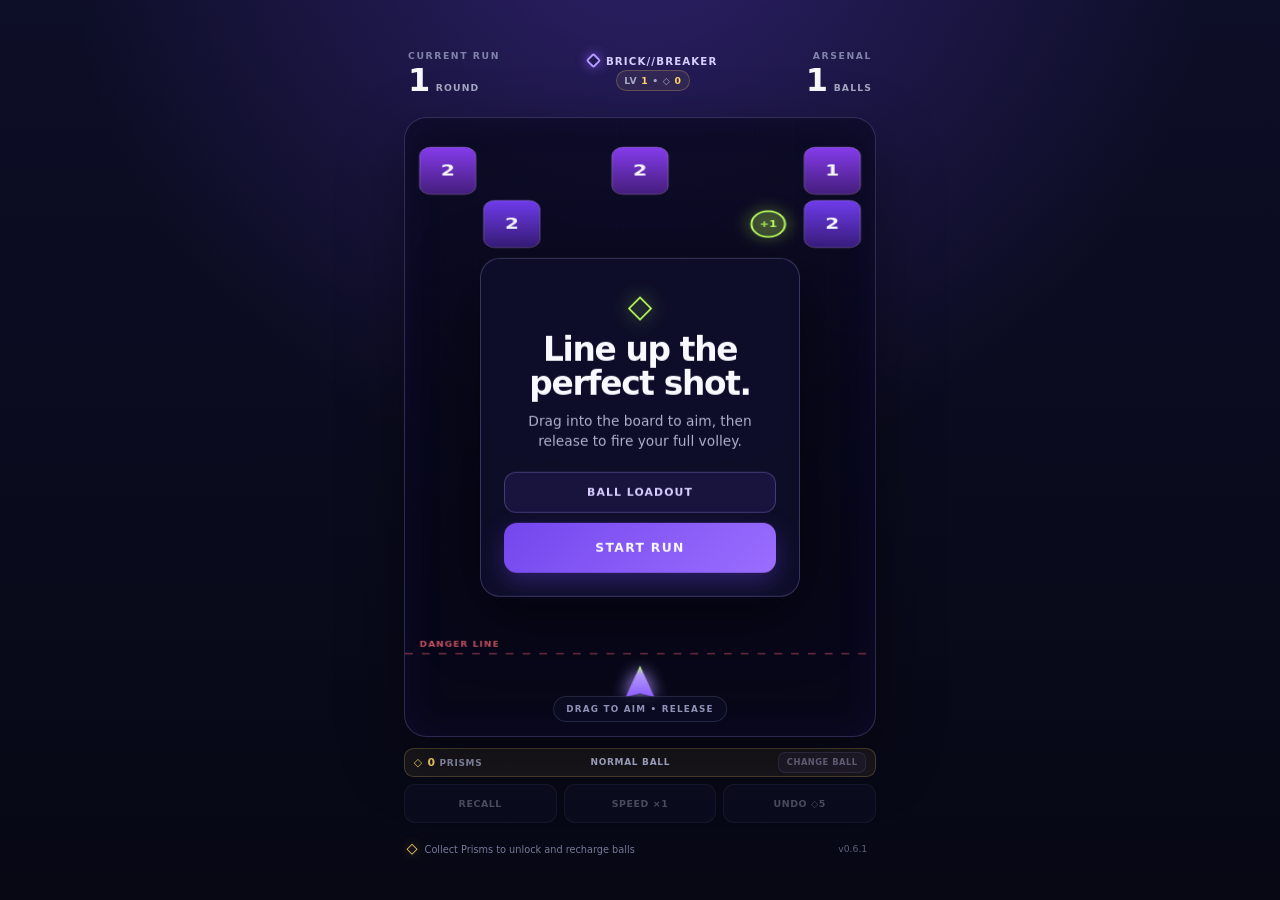
<file: index.html>
<!doctype html>
<html lang="en">
  <head>
    <meta charset="UTF-8" />
    <meta name="viewport" content="width=device-width, initial-scale=1, viewport-fit=cover, user-scalable=no" />
    <meta name="theme-color" content="#08091b" />
    <meta name="description" content="A neon mobile brick-breaker prototype." />
    <title>Brick Breaker Prototype</title>
    <style>
:root {
  color-scheme: dark;
  font-family: Inter, ui-sans-serif, system-ui, -apple-system, BlinkMacSystemFont, "Segoe UI", sans-serif;
  background: #08091b;
  color: #f8f8ff;
  font-synthesis: none;
  --violet: #8c5cff;
  --violet-bright: #b59aff;
  --lime: #bcff5f;
  --cyan: #4fe6ff;
  --coral: #ff6577;
  --panel: rgba(19, 20, 53, 0.86);
}

* {
  box-sizing: border-box;
}

html,
body {
  min-height: 100%;
  margin: 0;
  overscroll-behavior: none;
  background:
    radial-gradient(circle at 50% -10%, rgba(118, 74, 255, 0.3), transparent 36rem),
    linear-gradient(180deg, #0d0e27 0%, #070814 100%);
}

body {
  min-height: 100svh;
  display: grid;
  place-items: center;
  overflow: hidden;
  touch-action: none;
}

button,
input {
  font: inherit;
}

button {
  color: inherit;
}

.app-shell {
  width: min(100%, 31rem);
  height: 100svh;
  max-height: 58rem;
  display: grid;
  grid-template-rows: auto minmax(0, 1fr) auto auto;
  gap: 0.65rem;
  padding: max(0.7rem, env(safe-area-inset-top)) 0.75rem max(0.65rem, env(safe-area-inset-bottom));
}

.topbar,
.footer-bar {
  display: flex;
  align-items: center;
  justify-content: space-between;
}

.topbar {
  min-height: 4.3rem;
  padding: 0 0.25rem;
}

.eyebrow {
  margin: 0 0 0.18rem;
  color: #7f83aa;
  font-size: 0.58rem;
  font-weight: 800;
  letter-spacing: 0.17em;
}

.stat {
  display: flex;
  align-items: baseline;
  gap: 0.35rem;
  margin: 0;
}

.stat span {
  font-size: clamp(1.45rem, 7vw, 2rem);
  font-weight: 900;
  line-height: 1;
}

.stat small {
  color: #a6a7c2;
  font-size: 0.58rem;
  font-weight: 750;
  letter-spacing: 0.12em;
}

.align-right {
  text-align: right;
}

.align-right .stat {
  justify-content: flex-end;
}

.brand {
  display: flex;
  align-items: center;
  gap: 0.42rem;
  color: #d7ceff;
  font-size: 0.64rem;
  font-weight: 900;
  letter-spacing: 0.11em;
}

.brand-stack {
  display: grid;
  justify-items: center;
  gap: 0.24rem;
}

.profile-mini {
  padding: 0.22rem 0.48rem;
  border: 1px solid rgba(255, 215, 106, 0.24);
  border-radius: 999px;
  background: rgba(255, 215, 106, 0.07);
  color: #a7aac6;
  font-size: 0.58rem;
  font-weight: 800;
  letter-spacing: 0.07em;
}

.profile-mini b {
  color: #ffd76a;
}

.brand-mark {
  width: 0.68rem;
  height: 0.68rem;
  transform: rotate(45deg);
  border: 2px solid var(--violet-bright);
  border-radius: 0.14rem;
  box-shadow: 0 0 12px rgba(140, 92, 255, 0.8);
}

.game-frame {
  position: relative;
  min-height: 0;
  overflow: hidden;
  border: 1px solid rgba(167, 149, 255, 0.24);
  border-radius: 1.4rem;
  background: rgba(7, 8, 25, 0.72);
  box-shadow:
    0 1.4rem 4rem rgba(0, 0, 0, 0.38),
    inset 0 0 2.5rem rgba(85, 52, 190, 0.1);
  isolation: isolate;
}

.game-frame::before {
  content: "";
  position: absolute;
  inset: 0;
  z-index: -1;
  opacity: 0.22;
  background-image:
    linear-gradient(rgba(118, 120, 177, 0.12) 1px, transparent 1px),
    linear-gradient(90deg, rgba(118, 120, 177, 0.12) 1px, transparent 1px);
  background-size: 2.2rem 2.2rem;
  mask-image: linear-gradient(to bottom, black, transparent 82%);
}

#game-canvas {
  width: 100%;
  height: 100%;
  display: block;
  touch-action: none;
}

.overlay-card {
  position: absolute;
  top: 50%;
  left: 50%;
  width: min(84%, 20rem);
  transform: translate(-50%, -50%);
  padding: 1.65rem 1.45rem 1.45rem;
  text-align: center;
  border: 1px solid rgba(188, 176, 255, 0.25);
  border-radius: 1.25rem;
  background: rgba(14, 15, 42, 0.93);
  box-shadow: 0 1.2rem 4rem rgba(0, 0, 0, 0.55);
  backdrop-filter: blur(14px);
  transition: opacity 180ms ease, transform 180ms ease;
}

.overlay-card.hidden {
  pointer-events: none;
  opacity: 0;
  transform: translate(-50%, -46%) scale(0.96);
}

.overlay-card h1,
.overlay-card h2 {
  margin: 0.45rem 0 0.55rem;
  font-size: clamp(1.45rem, 7vw, 2.05rem);
  line-height: 1.05;
  letter-spacing: -0.04em;
}

.overlay-card p:not(.eyebrow) {
  margin: 0 auto 1.25rem;
  color: #aeb0cd;
  font-size: 0.86rem;
  line-height: 1.5;
}

.card-icon {
  display: grid;
  width: 2.5rem;
  height: 2.5rem;
  margin: 0 auto;
  place-items: center;
  color: var(--lime);
  font-size: 2rem;
  text-shadow: 0 0 18px rgba(188, 255, 95, 0.85);
}

.card-icon.danger {
  color: var(--coral);
  text-shadow: 0 0 18px rgba(255, 101, 119, 0.8);
}

.reward-panel {
  display: grid;
  grid-template-columns: 1fr 1fr;
  gap: 0.55rem;
  margin: 0.95rem 0 0.75rem;
}

.reward-panel span {
  padding: 0.65rem 0.4rem;
  border: 1px solid rgba(181, 154, 255, 0.18);
  border-radius: 0.7rem;
  background: rgba(8, 9, 27, 0.58);
  color: #989bb9;
  font-size: 0.62rem;
  font-weight: 800;
  letter-spacing: 0.08em;
}

.reward-panel b {
  color: var(--lime);
  font-size: 0.92rem;
}

.level-up-message {
  min-height: 1rem;
  margin-bottom: 0.8rem;
  color: var(--cyan);
  font-size: 0.68rem;
  font-weight: 900;
  letter-spacing: 0.1em;
}

.primary-button {
  width: 100%;
  min-height: 3.1rem;
  padding: 0.8rem 1rem;
  border: 0;
  border-radius: 0.82rem;
  background: linear-gradient(135deg, #7447ee, #9b6eff);
  box-shadow: 0 0.6rem 1.5rem rgba(107, 66, 226, 0.34);
  font-size: 0.77rem;
  font-weight: 900;
  letter-spacing: 0.11em;
  cursor: pointer;
}

.primary-button:active {
  transform: translateY(1px);
}

.secondary-button {
  width: 100%;
  min-height: 2.55rem;
  margin: 0 0 0.65rem;
  border: 1px solid rgba(181, 154, 255, 0.28);
  border-radius: 0.75rem;
  background: rgba(140, 92, 255, 0.1);
  color: #d7ceff;
  font-size: 0.68rem;
  font-weight: 900;
  letter-spacing: 0.1em;
  cursor: pointer;
}

.game-controls {
  display: grid;
  grid-template-columns: repeat(3, 1fr);
  gap: 0.45rem;
}

.prism-wallet {
  grid-column: 1 / -1;
  display: flex;
  align-items: center;
  gap: 0.5rem;
  min-height: 1.55rem;
  padding: 0.18rem 0.55rem;
  border: 1px solid rgba(255, 215, 106, 0.22);
  border-radius: 0.6rem;
  background: rgba(255, 215, 106, 0.07);
  color: #9295b3;
  font-size: 0.56rem;
  font-weight: 800;
  letter-spacing: 0.08em;
}

.prism-wallet b {
  color: #ffd76a;
  font-size: 0.68rem;
}

.active-ball-status {
  flex: 1;
  color: #b9bce0;
  text-align: center;
}

.change-ball-button {
  padding: 0.3rem 0.48rem;
  border: 1px solid rgba(181, 154, 255, 0.32);
  border-radius: 0.45rem;
  background: rgba(140, 92, 255, 0.14);
  color: #d7ceff;
  font-size: 0.52rem;
  font-weight: 900;
  letter-spacing: 0.06em;
  cursor: pointer;
}

.change-ball-button:disabled {
  cursor: default;
  opacity: 0.38;
}

.control-button {
  min-height: 2.45rem;
  padding: 0.45rem 0.25rem;
  border: 1px solid rgba(167, 149, 255, 0.22);
  border-radius: 0.7rem;
  background: rgba(18, 19, 47, 0.86);
  color: #c5c7df;
  font-size: 0.59rem;
  font-weight: 900;
  letter-spacing: 0.06em;
  cursor: pointer;
}

.control-button:disabled {
  cursor: default;
  opacity: 0.35;
}

.control-button.active {
  border-color: rgba(188, 255, 95, 0.48);
  color: var(--lime);
}

.status-pill {
  position: absolute;
  left: 50%;
  bottom: 0.9rem;
  transform: translateX(-50%);
  padding: 0.42rem 0.75rem;
  white-space: nowrap;
  border: 1px solid rgba(155, 159, 205, 0.18);
  border-radius: 999px;
  background: rgba(13, 14, 37, 0.76);
  color: #8f92b5;
  font-size: 0.55rem;
  font-weight: 800;
  letter-spacing: 0.14em;
  pointer-events: none;
  transition: opacity 160ms ease;
}

.footer-bar {
  min-height: 1.8rem;
  padding: 0 0.15rem;
  color: #767998;
  font-size: 0.61rem;
}

.footer-bar p {
  margin: 0;
}

.pickup-dot {
  display: inline-block;
  margin-right: 0.25rem;
  color: #ffd76a;
  font-size: 0.9rem;
  font-weight: 900;
  filter: drop-shadow(0 0 5px rgba(255, 215, 106, 0.55));
}

.version-button,
.icon-button {
  border: 0;
  background: transparent;
  cursor: pointer;
}

.version-button {
  padding: 0.4rem;
  color: #5f627e;
  font-size: 0.58rem;
}

.test-dialog {
  width: min(calc(100% - 2rem), 22rem);
  padding: 0;
  border: 1px solid rgba(181, 154, 255, 0.3);
  border-radius: 1.25rem;
  background: #12132f;
  color: #f8f8ff;
  box-shadow: 0 2rem 6rem rgba(0, 0, 0, 0.66);
}

.loadout-list {
  display: grid;
  gap: 0.55rem;
}

.loadout-option {
  display: grid;
  grid-template-columns: 2rem 1fr auto;
  align-items: center;
  gap: 0.65rem;
  padding: 0.7rem;
  border: 1px solid rgba(167, 149, 255, 0.18);
  border-radius: 0.75rem;
  background: #0b0c23;
  text-align: left;
  cursor: pointer;
}

.loadout-option.selected {
  border-color: var(--lime);
  box-shadow: inset 0 0 0 1px rgba(188, 255, 95, 0.25);
}

.loadout-icon {
  display: grid;
  width: 2rem;
  height: 2rem;
  place-items: center;
  border-radius: 50%;
  background: rgba(79, 230, 255, 0.12);
  color: var(--cyan);
  font-weight: 900;
}

.loadout-copy strong,
.loadout-copy small {
  display: block;
}

.loadout-copy strong {
  font-size: 0.72rem;
}

.loadout-copy small,
.loadout-price {
  color: #7f83aa;
  font-size: 0.57rem;
}

.loadout-price {
  font-weight: 900;
}

.loadout-status {
  min-height: 1rem;
  margin: 0;
  color: var(--lime);
  font-size: 0.62rem;
  text-align: center;
}

.loadout-note {
  margin: -0.25rem 0 0;
  color: #8f92b5;
  font-size: 0.61rem;
  line-height: 1.45;
}

.test-dialog::backdrop {
  background: rgba(4, 5, 15, 0.76);
  backdrop-filter: blur(5px);
}

.test-dialog form {
  display: grid;
  gap: 1rem;
  padding: 1.35rem;
}

.dialog-heading {
  display: flex;
  align-items: flex-start;
  justify-content: space-between;
}

.dialog-heading h2 {
  margin: 0;
  font-size: 1.45rem;
}

.icon-button {
  color: #8d90ad;
  font-size: 1.5rem;
}

.test-dialog label {
  display: grid;
  gap: 0.45rem;
  color: #9fa2c0;
  font-size: 0.72rem;
  font-weight: 750;
}

.test-dialog input {
  width: 100%;
  padding: 0.8rem;
  border: 1px solid rgba(167, 149, 255, 0.2);
  border-radius: 0.7rem;
  outline: none;
  background: #0b0c23;
  color: white;
}

.test-dialog input:focus {
  border-color: var(--violet);
  box-shadow: 0 0 0 3px rgba(140, 92, 255, 0.15);
}

.test-toggle {
  display: flex !important;
  grid-template-columns: none !important;
  align-items: center;
  gap: 0.65rem !important;
}

.test-toggle input {
  width: 1.05rem;
  height: 1.05rem;
  accent-color: var(--violet);
}

@media (min-width: 40rem) and (min-height: 50rem) {
  .app-shell {
    height: min(94svh, 58rem);
  }
}

@media (max-height: 42rem) {
  .app-shell {
    gap: 0.35rem;
    padding-block: 0.35rem;
  }

  .topbar {
    min-height: 3.1rem;
  }

  .footer-bar {
    display: none;
  }
}

    </style>
  </head>
  <body>
    <main class="app-shell">
      <header class="topbar">
        <div>
          <p class="eyebrow">CURRENT RUN</p>
          <p class="stat"><span id="round-value">1</span><small>ROUND</small></p>
        </div>
        <div class="brand-stack">
          <div class="brand" aria-label="Brick Breaker prototype">
            <span class="brand-mark"></span>
            <span>BRICK//BREAKER</span>
          </div>
          <div class="profile-mini">LV <b id="player-level">1</b> • ◇ <b id="prism-value">0</b></div>
        </div>
        <div class="align-right">
          <p class="eyebrow">ARSENAL</p>
          <p class="stat"><span id="ball-value">1</span><small>BALLS</small></p>
        </div>
      </header>

      <section class="game-frame" aria-label="Game board">
        <canvas id="game-canvas" width="420" height="720"></canvas>

        <div id="start-card" class="overlay-card">
          <span class="card-icon">◇</span>
          <h1>Line up the perfect shot.</h1>
          <p>Drag into the board to aim, then release to fire your full volley.</p>
          <button id="loadout-button" class="secondary-button">BALL LOADOUT</button>
          <button id="start-button" class="primary-button">START RUN</button>
        </div>

        <div id="game-over-card" class="overlay-card hidden">
          <span class="card-icon danger">×</span>
          <p class="eyebrow">RUN OVER</p>
          <h2>Round <span id="final-round">1</span></h2>
          <p>The advancing bricks reached your line.</p>
          <div class="reward-panel">
            <span>+<b id="earned-xp">0</b> XP</span>
            <span>+<b id="earned-prisms">0</b> PRISMS</span>
          </div>
          <div id="level-up-message" class="level-up-message"></div>
          <button id="game-over-loadout-button" class="secondary-button">BALL LOADOUT</button>
          <button id="restart-button" class="primary-button">TRY AGAIN</button>
        </div>

        <div id="status-pill" class="status-pill">DRAG TO AIM • RELEASE</div>
      </section>

      <div class="game-controls" aria-label="Volley controls">
        <div class="prism-wallet">
          <span><b>◇ <span id="control-prism-value">0</span></b> PRISMS</span>
          <span id="active-ball-status" class="active-ball-status">NORMAL BALL</span>
          <button id="ingame-loadout-button" class="change-ball-button" type="button">CHANGE BALL</button>
        </div>
        <button id="recall-button" class="control-button" disabled>RECALL</button>
        <button id="speed-button" class="control-button" disabled>SPEED ×1</button>
        <button id="undo-button" class="control-button" disabled>UNDO ◇5</button>
      </div>

      <footer class="footer-bar">
        <p><span class="pickup-dot">◇</span> Collect Prisms to unlock and recharge balls</p>
        <button id="version-button" class="version-button" aria-label="Version 0.6.1">v0.6.1</button>
      </footer>
    </main>

    <dialog id="test-dialog" class="test-dialog">
      <form method="dialog">
        <div class="dialog-heading">
          <div>
            <p class="eyebrow">HIDDEN TOOL</p>
            <h2>Test Mode</h2>
          </div>
          <button class="icon-button" value="cancel" aria-label="Close test mode">×</button>
        </div>
        <label>
          Starting round
          <input id="test-round" type="number" min="1" max="100" value="1" />
        </label>
        <label>
          Starting balls
          <input id="test-balls" type="number" min="1" max="100" value="1" />
        </label>
        <label class="test-toggle">
          <input id="test-powerups" type="checkbox" />
          Start with every power-up and hazard
        </label>
        <button id="apply-test-button" class="primary-button" value="default">APPLY &amp; RESTART</button>
      </form>
    </dialog>

    <dialog id="loadout-dialog" class="test-dialog">
      <form method="dialog">
        <div class="dialog-heading">
          <div>
            <p class="eyebrow">SPECIAL BALL</p>
            <h2>Loadout</h2>
          </div>
          <button id="close-loadout-button" class="icon-button" type="button" aria-label="Close loadout">×</button>
        </div>
        <div class="loadout-list">
          <button class="loadout-option" type="button" data-ball-type="normal">
            <span class="loadout-icon">●</span><span class="loadout-copy"><strong>Normal</strong><small>Reliable standard ball</small></span><span class="loadout-price">OWNED</span>
          </button>
          <button class="loadout-option" type="button" data-ball-type="ghost">
            <span class="loadout-icon">◌</span><span class="loadout-copy"><strong>Ghost</strong><small>Passes through its first brick group</small></span><span class="loadout-price">◇40</span>
          </button>
          <button class="loadout-option" type="button" data-ball-type="wrecking">
            <span class="loadout-icon">◆</span><span class="loadout-copy"><strong>Wrecking</strong><small>Erases the first brick it meets</small></span><span class="loadout-price">◇60</span>
          </button>
          <button class="loadout-option" type="button" data-ball-type="blast">
            <span class="loadout-icon">✦</span><span class="loadout-copy"><strong>Blast</strong><small>Damages neighbouring bricks once</small></span><span class="loadout-price">◇75</span>
          </button>
        </div>
        <p class="loadout-note">Unlocks are permanent. A special activation lasts for three shots, then reverts to Normal. Recharging an owned special costs ◇5.</p>
        <p id="loadout-status" class="loadout-status"></p>
      </form>
    </dialog>

    <script>
"use strict";

const canvas = document.querySelector("#game-canvas");
const ctx = canvas.getContext("2d");
const roundValue = document.querySelector("#round-value");
const ballValue = document.querySelector("#ball-value");
const startCard = document.querySelector("#start-card");
const gameOverCard = document.querySelector("#game-over-card");
const finalRound = document.querySelector("#final-round");
const playerLevel = document.querySelector("#player-level");
const prismValue = document.querySelector("#prism-value");
const controlPrismValue = document.querySelector("#control-prism-value");
const earnedXp = document.querySelector("#earned-xp");
const earnedPrisms = document.querySelector("#earned-prisms");
const levelUpMessage = document.querySelector("#level-up-message");
const recallButton = document.querySelector("#recall-button");
const speedButton = document.querySelector("#speed-button");
const undoButton = document.querySelector("#undo-button");
const ingameLoadoutButton = document.querySelector("#ingame-loadout-button");
const activeBallStatus = document.querySelector("#active-ball-status");
const loadoutDialog = document.querySelector("#loadout-dialog");
const closeLoadoutButton = document.querySelector("#close-loadout-button");
const loadoutStatus = document.querySelector("#loadout-status");
const statusPill = document.querySelector("#status-pill");
const testDialog = document.querySelector("#test-dialog");
const testRound = document.querySelector("#test-round");
const testBalls = document.querySelector("#test-balls");
const testPowerups = document.querySelector("#test-powerups");
const loadoutOptions = [...document.querySelectorAll("[data-ball-type]")];

const WORLD = { width: 420, height: 720 };
const SETTINGS = {
  columns: 7,
  sidePadding: 13,
  topPadding: 34,
  rowHeight: 62,
  brickGap: 7,
  brickRadius: 10,
  ballRadius: 5,
  ballSpeed: 520,
  launchInterval: 0.075,
  dangerY: 624,
  launcherY: 663,
  minAimY: 590,
  maxDelta: 1 / 30,
};

const PALETTE = {
  background: "#08091b",
  violet: "#8c5cff",
  brightViolet: "#b59aff",
  lime: "#bcff5f",
  cyan: "#4fe6ff",
  coral: "#ff6577",
  text: "#f8f8ff",
  muted: "#777b9e",
};

const SAVE_KEY = "brick-breaker-progress-v1";
const UNDO_COST = 5;
const SPECIAL_DURATION = 3;
const RECHARGE_COST = 5;
const DEFAULT_SPEED_MULTIPLIER = 2;
const FAST_SPEED_MULTIPLIER = 3;
const BALL_COSTS = { normal: 0, ghost: 40, wrecking: 60, blast: 75 };

function loadProgress() {
  try {
    const saved = JSON.parse(localStorage.getItem(SAVE_KEY));
    if (!saved || typeof saved !== "object") throw new Error("No valid save");
    const unlockedBalls = Array.isArray(saved.unlockedBalls)
      ? [...new Set(["normal", ...saved.unlockedBalls.filter((type) => type in BALL_COSTS)])]
      : ["normal"];
    const legacyEquippedBall = unlockedBalls.includes(saved.equippedBall) ? saved.equippedBall : "normal";
    const activeBallType = unlockedBalls.includes(saved.activeBallType)
      ? saved.activeBallType
      : legacyEquippedBall;
    const savedShots = Number.parseInt(saved.specialShotsRemaining, 10);
    const specialShotsRemaining = activeBallType === "normal"
      ? 0
      : Math.max(1, Math.min(SPECIAL_DURATION, savedShots || SPECIAL_DURATION));
    return {
      level: Math.max(1, Number.parseInt(saved.level, 10) || 1),
      xp: Math.max(0, Number.parseInt(saved.xp, 10) || 0),
      prisms: Math.max(0, Number.parseInt(saved.prisms, 10) || 0),
      unlockedBalls,
      equippedBall: "normal",
      activeBallType,
      specialShotsRemaining,
    };
  } catch {
    return {
      level: 1,
      xp: 0,
      prisms: 0,
      unlockedBalls: ["normal"],
      equippedBall: "normal",
      activeBallType: "normal",
      specialShotsRemaining: 0,
    };
  }
}

const profile = loadProgress();

const game = {
  state: "intro",
  round: 1,
  ballCount: 1,
  launcherX: WORLD.width / 2,
  aim: { x: 0, y: -1 },
  bricks: [],
  pickups: [],
  balls: [],
  particles: [],
  effects: [],
  pointer: null,
  launchQueue: 0,
  launchTimer: 0,
  volleySize: 0,
  lastTime: performance.now(),
  screenShake: 0,
  testStartRound: 1,
  testStartBalls: 1,
  testWithPowerups: false,
  nextBrickId: 1,
  nextPickupId: 1,
  rowsSinceExtraBall: 0,
  rowsSincePrism: 0,
  bricksDestroyed: 0,
  rewardsAwarded: false,
  speedMultiplier: DEFAULT_SPEED_MULTIPLIER,
  shotSnapshot: null,
  launchedThisVolley: 0,
  activeBallType: profile.activeBallType,
  specialShotsRemaining: profile.specialShotsRemaining,
  volleySpecialType: "normal",
  boardClearCelebrated: false,
  boardClearFlash: 0,
  transitionTimer: null,
};

function clamp(value, min, max) {
  return Math.max(min, Math.min(max, value));
}

function randomInt(min, max) {
  return Math.floor(Math.random() * (max - min + 1)) + min;
}

function brickWidth() {
  return (WORLD.width - SETTINGS.sidePadding * 2 - SETTINGS.brickGap * (SETTINGS.columns - 1)) / SETTINGS.columns;
}

function cellX(column) {
  return SETTINGS.sidePadding + column * (brickWidth() + SETTINGS.brickGap);
}

function updateHud() {
  roundValue.textContent = game.round;
  ballValue.textContent = game.ballCount;
}

function updateProfileHud() {
  playerLevel.textContent = profile.level;
  prismValue.textContent = profile.prisms;
  controlPrismValue.textContent = profile.prisms;
  activeBallStatus.textContent = game.activeBallType === "normal"
    ? "NORMAL BALL"
    : `${game.activeBallType.toUpperCase()} • ${game.specialShotsRemaining} LEFT`;
}

function xpForLevel(level) {
  return 100 + (level - 1) * 50;
}

function saveProgress() {
  try {
    localStorage.setItem(SAVE_KEY, JSON.stringify(profile));
  } catch {
    // Progress remains available for this session if storage is unavailable.
  }
}

function syncActiveBallProgress() {
  profile.activeBallType = game.activeBallType;
  profile.specialShotsRemaining = game.specialShotsRemaining;
  profile.equippedBall = "normal";
}

function renderLoadout() {
  for (const option of loadoutOptions) {
    const type = option.dataset.ballType;
    const owned = profile.unlockedBalls.includes(type);
    const selected = game.activeBallType === type;
    option.classList.toggle("selected", selected);
    const price = option.querySelector(".loadout-price");
    if (type === "normal") price.textContent = selected ? "ACTIVE" : "FREE";
    else if (selected) price.textContent = `${game.specialShotsRemaining} SHOTS`;
    else price.textContent = owned ? `RECHARGE ◇${RECHARGE_COST}` : `UNLOCK ◇${BALL_COSTS[type]}`;
  }
}

function selectBallType(type) {
  if (!(type in BALL_COSTS)) return;
  if (type === "normal") {
    game.activeBallType = "normal";
    game.specialShotsRemaining = 0;
    game.volleySpecialType = "normal";
    syncActiveBallProgress();
    loadoutStatus.textContent = "NORMAL BALL EQUIPPED";
    saveProgress();
    updateProfileHud();
    renderLoadout();
    return;
  }

  const owned = profile.unlockedBalls.includes(type);
  if (!owned) {
    const cost = BALL_COSTS[type];
    if (profile.prisms < cost) {
      loadoutStatus.textContent = `YOU NEED ${cost - profile.prisms} MORE PRISMS`;
      return;
    }
    profile.prisms -= cost;
    profile.unlockedBalls.push(type);
    loadoutStatus.textContent = `${type.toUpperCase()} UNLOCKED • 3 SHOTS READY`;
  } else if (game.activeBallType === type && game.specialShotsRemaining > 0) {
    loadoutStatus.textContent = `${type.toUpperCase()} ALREADY HAS ${game.specialShotsRemaining} SHOTS`;
    return;
  } else {
    if (profile.prisms < RECHARGE_COST) {
      loadoutStatus.textContent = `YOU NEED ${RECHARGE_COST - profile.prisms} MORE PRISMS TO RECHARGE`;
      return;
    }
    profile.prisms -= RECHARGE_COST;
    loadoutStatus.textContent = `${type.toUpperCase()} RECHARGED • 3 SHOTS READY`;
  }
  game.activeBallType = type;
  game.specialShotsRemaining = SPECIAL_DURATION;
  syncActiveBallProgress();
  saveProgress();
  updateProfileHud();
  renderLoadout();
}

function volleyIsActive() {
  return game.state === "launching" || game.state === "playing";
}

function updateControlButtons() {
  const active = volleyIsActive();
  recallButton.disabled = !active;
  speedButton.disabled = !active;
  const displayedSpeed = game.speedMultiplier === FAST_SPEED_MULTIPLIER ? 2 : 1;
  speedButton.textContent = `SPEED ×${displayedSpeed}`;
  speedButton.classList.toggle("active", displayedSpeed === 2);
  undoButton.disabled = !game.shotSnapshot || profile.prisms < UNDO_COST || game.state === "transition" || game.state === "gameover";
  ingameLoadoutButton.disabled = active || game.state === "transition" || game.state === "intro" || game.state === "gameover";
}

function takeShotSnapshot() {
  game.shotSnapshot = {
    round: game.round,
    ballCount: game.ballCount,
    launcherX: game.launcherX,
    bricks: game.bricks.map((brick) => ({ ...brick })),
    pickups: game.pickups.map((pickup) => ({ ...pickup })),
    rowsSinceExtraBall: game.rowsSinceExtraBall,
    rowsSincePrism: game.rowsSincePrism,
    nextBrickId: game.nextBrickId,
    nextPickupId: game.nextPickupId,
    bricksDestroyed: game.bricksDestroyed,
    activeBallType: game.activeBallType,
    specialShotsRemaining: game.specialShotsRemaining,
    boardClearCelebrated: game.boardClearCelebrated,
    unlockedBalls: [...profile.unlockedBalls],
    prisms: profile.prisms,
  };
}

function undoShot() {
  const snapshot = game.shotSnapshot;
  if (!snapshot || profile.prisms < UNDO_COST || game.state === "transition" || game.state === "gameover") return;
  if (game.transitionTimer) window.clearTimeout(game.transitionTimer);
  game.transitionTimer = null;
  game.round = snapshot.round;
  game.ballCount = snapshot.ballCount;
  game.launcherX = snapshot.launcherX;
  game.bricks = snapshot.bricks.map((brick) => ({ ...brick }));
  game.pickups = snapshot.pickups.map((pickup) => ({ ...pickup }));
  game.rowsSinceExtraBall = snapshot.rowsSinceExtraBall;
  game.rowsSincePrism = snapshot.rowsSincePrism;
  game.nextBrickId = snapshot.nextBrickId;
  game.nextPickupId = snapshot.nextPickupId;
  game.bricksDestroyed = snapshot.bricksDestroyed;
  game.activeBallType = snapshot.activeBallType;
  game.specialShotsRemaining = snapshot.specialShotsRemaining;
  game.volleySpecialType = "normal";
  game.boardClearCelebrated = snapshot.boardClearCelebrated;
  game.boardClearFlash = 0;
  game.balls = [];
  game.particles = [];
  game.effects = [];
  game.launchQueue = 0;
  game.launchTimer = 0;
  game.launchedThisVolley = 0;
  game.state = "ready";
  game.shotSnapshot = null;
  profile.unlockedBalls = [...snapshot.unlockedBalls];
  profile.prisms = Math.max(0, snapshot.prisms - UNDO_COST);
  syncActiveBallProgress();
  saveProgress();
  updateHud();
  updateProfileHud();
  renderLoadout();
  gameOverCard.classList.add("hidden");
  setStatus("SHOT UNDONE • DRAG TO AIM");
  updateControlButtons();
}

function recallVolley() {
  if (!volleyIsActive()) return;
  game.balls = [];
  game.launchQueue = 0;
  setStatus("VOLLEY RECALLED");
  endVolley();
}

function cycleSpeed() {
  if (!volleyIsActive()) return;
  game.speedMultiplier = game.speedMultiplier === DEFAULT_SPEED_MULTIPLIER
    ? FAST_SPEED_MULTIPLIER
    : DEFAULT_SPEED_MULTIPLIER;
  updateControlButtons();
}

function awardRunRewards() {
  if (game.rewardsAwarded) return { xp: 0, prisms: 0, levels: 0 };
  game.rewardsAwarded = true;
  const completedRounds = Math.max(0, game.round - 1);
  const xp = Math.max(5, completedRounds * 6 + game.bricksDestroyed * 3);
  const prisms = Math.max(
    1,
    1 + Math.floor(completedRounds / 5) + Math.floor(game.bricksDestroyed / 15),
  );
  const startingLevel = profile.level;

  profile.xp += xp;
  profile.prisms += prisms;
  while (profile.xp >= xpForLevel(profile.level)) {
    profile.xp -= xpForLevel(profile.level);
    profile.level += 1;
  }

  saveProgress();
  updateProfileHud();
  return { xp, prisms, levels: profile.level - startingLevel };
}

function setStatus(message, visible = true) {
  statusPill.textContent = message;
  statusPill.style.opacity = visible ? "1" : "0";
}

function healthForRound(round) {
  const arsenalAdjustment = Math.min(8, Math.max(0, game.ballCount - 1)) * 0.28;
  const base = Math.max(1, Math.floor(round * 0.48 + arsenalAdjustment));
  const spread = Math.max(1, Math.ceil(round * 0.14));
  return randomInt(base, base + spread);
}

function createOpeningBoard() {
  game.bricks = [];
  game.pickups = [];
  spawnRow(SETTINGS.topPadding + SETTINGS.rowHeight, true, "ball");
  spawnRow(SETTINGS.topPadding, true);
  if (game.testWithPowerups) addTestPowerups();
}

function pickupAt(column, y, type) {
  return {
    id: game.nextPickupId++,
    type,
    column,
    x: cellX(column) + brickWidth() / 2,
    y: y + (SETTINGS.rowHeight - SETTINGS.brickGap) / 2,
    radius: type === "void" ? 14 : type === "prism" ? 18 : 16,
    pulse: Math.random() * Math.PI * 2,
    activated: false,
  };
}

function chooseBrickColumns(target, y) {
  const available = Array.from({ length: SETTINGS.columns }, (_, column) => column);
  const selected = [];

  while (selected.length < target && available.length) {
    const nonAdjacent = available.filter((column) => selected.every((chosen) => Math.abs(column - chosen) > 1));
    const candidates = nonAdjacent.length ? nonAdjacent : available;
    let bestScore = -Infinity;
    let bestColumns = [];

    for (const column of candidates) {
      const spacing = selected.length
        ? Math.min(...selected.map((chosen) => Math.abs(column - chosen)))
        : 2;
      const verticalNeighbour = game.bricks.some((brick) => (
        brick.column === column && Math.abs(brick.y - y) <= SETTINGS.rowHeight + 1
      ));
      const score = spacing - (verticalNeighbour ? 0.75 : 0);

      if (score > bestScore) {
        bestScore = score;
        bestColumns = [column];
      } else if (score === bestScore) {
        bestColumns.push(column);
      }
    }

    const chosen = bestColumns[randomInt(0, bestColumns.length - 1)];
    selected.push(chosen);
    available.splice(available.indexOf(chosen), 1);
  }

  return new Set(selected);
}

function formationColumns(target) {
  const formations = {
    3: [[0, 3, 6], [0, 2, 5], [1, 4, 6], [0, 3, 5]],
    4: [[0, 2, 4, 6], [0, 1, 4, 6], [0, 2, 5, 6], [1, 2, 4, 6]],
    5: [[0, 1, 3, 5, 6], [0, 2, 3, 5, 6], [0, 1, 3, 4, 6]],
    6: [[0, 1, 2, 4, 5, 6], [0, 1, 3, 4, 5, 6], [0, 1, 2, 3, 5, 6]],
  };
  const options = formations[target];
  return new Set(options[randomInt(0, options.length - 1)]);
}

function choosePickupType(opening) {
  const roll = Math.random();
  if (opening) return roll < 0.72 ? "ball" : roll < 0.88 ? "duplicator" : "rebound";
  if (game.round >= 3 && roll < 0.18) return "prism";
  if (game.round >= 6 && roll < 0.24) return "void";
  if (roll < 0.52) return "ball";
  if (roll < 0.78) return "duplicator";
  return "rebound";
}

function addTestPowerups() {
  const y = SETTINGS.topPadding + SETTINGS.rowHeight * 2;
  game.pickups.push(
    pickupAt(0, y, "ball"),
    pickupAt(2, y, "duplicator"),
    pickupAt(4, y, "rebound"),
    pickupAt(6, y, "void"),
    pickupAt(1, y, "prism"),
  );
}

function spawnRow(y = SETTINGS.topPadding, opening = false, forcedPickup = null) {
  const targetBricks = opening ? randomInt(2, 3) : randomInt(3, Math.min(6, 3 + Math.floor(game.round / 8)));
  const useFormation = !opening && game.round >= 5 && (game.round % 5 === 0 || Math.random() < 0.45);
  const occupied = useFormation ? formationColumns(targetBricks) : chooseBrickColumns(targetBricks, y);

  for (const column of occupied) {
    game.bricks.push({
      id: game.nextBrickId++,
      column,
      x: cellX(column),
      y,
      width: brickWidth(),
      height: SETTINGS.rowHeight - SETTINGS.brickGap,
      health: healthForRound(game.round),
      maxHealth: 0,
      flash: 0,
    });
    game.bricks.at(-1).maxHealth = game.bricks.at(-1).health;
  }

  const emptyColumns = Array.from({ length: SETTINGS.columns }, (_, index) => index).filter((column) => !occupied.has(column));
  const pickupChance = opening ? 0.52 : clamp(0.43 - game.round * 0.005, 0.24, 0.43);
  if (!opening) {
    game.rowsSinceExtraBall += 1;
    game.rowsSincePrism += 1;
  }
  const needsExtraBall = !opening && game.ballCount < 8 && game.rowsSinceExtraBall >= 3;
  const needsPrism = !opening && game.round >= 3 && game.rowsSincePrism >= 5;
  const pickupType = forcedPickup || (needsExtraBall ? "ball" : needsPrism ? "prism" : null);

  if (emptyColumns.length && (pickupType || Math.random() < pickupChance)) {
    const column = emptyColumns[randomInt(0, emptyColumns.length - 1)];
    const type = pickupType || choosePickupType(opening);
    game.pickups.push(pickupAt(column, y, type));
    if (type === "ball") game.rowsSinceExtraBall = 0;
    if (type === "prism") game.rowsSincePrism = 0;
  }
  if (game.bricks.length > 0) game.boardClearCelebrated = false;
}

function resetGame() {
  game.round = game.testStartRound;
  game.ballCount = game.testStartBalls;
  game.launcherX = game.testStartRound > 10 ? randomLauncherX() : WORLD.width / 2;
  game.aim = { x: 0, y: -1 };
  game.balls = [];
  game.particles = [];
  game.effects = [];
  game.launchQueue = 0;
  game.launchTimer = 0;
  game.volleySize = 0;
  game.screenShake = 0;
  game.nextBrickId = 1;
  game.nextPickupId = 1;
  game.rowsSinceExtraBall = 0;
  game.rowsSincePrism = 0;
  game.bricksDestroyed = 0;
  game.rewardsAwarded = false;
  game.speedMultiplier = DEFAULT_SPEED_MULTIPLIER;
  game.shotSnapshot = null;
  game.launchedThisVolley = 0;
  game.volleySpecialType = "normal";
  game.boardClearCelebrated = false;
  game.boardClearFlash = 0;
  if (game.transitionTimer) window.clearTimeout(game.transitionTimer);
  game.transitionTimer = null;
  createOpeningBoard();
  updateHud();
  gameOverCard.classList.add("hidden");
  startCard.classList.add("hidden");
  game.state = "ready";
  setStatus("DRAG TO AIM • RELEASE");
  updateProfileHud();
  renderLoadout();
}

function randomLauncherX() {
  const edgePadding = 34;
  const previousX = game.launcherX;
  let nextX = previousX;

  // Avoid tiny shifts that would feel accidental rather than deliberate.
  for (let attempt = 0; attempt < 8 && Math.abs(nextX - previousX) < 70; attempt += 1) {
    nextX = randomInt(edgePadding, WORLD.width - edgePadding);
  }

  return nextX;
}

function startVolley() {
  if (game.state !== "aiming" && game.state !== "ready") return;
  takeShotSnapshot();
  game.state = "launching";
  game.volleySize = game.ballCount;
  game.launchQueue = game.volleySize;
  game.launchTimer = 0;
  game.launchedThisVolley = 0;
  game.volleySpecialType = game.specialShotsRemaining > 0 ? game.activeBallType : "normal";
  game.pointer = null;
  setStatus(`VOLLEY ×${game.volleySize}`, false);
}

function makeBall(x, y, vx, vy, options = {}) {
  return {
    x,
    y,
    vx,
    vy,
    radius: SETTINGS.ballRadius,
    trail: [],
    brickContacts: new Set(),
    duplicatorsUsed: new Set(),
    reboundsUsed: new Set(),
    isDuplicate: Boolean(options.isDuplicate),
    reboundReady: Boolean(options.reboundReady),
    specialType: options.specialType || "normal",
    specialUsed: false,
    ghostTouched: false,
    destroyed: false,
  };
}

function launchBall() {
  const specialType = game.launchedThisVolley === 0 ? game.volleySpecialType : "normal";
  game.balls.push(makeBall(
    game.launcherX,
    SETTINGS.launcherY - 13,
    game.aim.x * SETTINGS.ballSpeed,
    game.aim.y * SETTINGS.ballSpeed,
    { specialType },
  ));
  game.launchedThisVolley += 1;
  game.launchQueue -= 1;
}

function endVolley() {
  if (game.state === "gameover") return;
  if (game.volleySpecialType !== "normal" && game.specialShotsRemaining > 0) {
    game.specialShotsRemaining -= 1;
    if (game.specialShotsRemaining === 0) game.activeBallType = "normal";
    game.volleySpecialType = "normal";
    syncActiveBallProgress();
    saveProgress();
    updateProfileHud();
    renderLoadout();
  }
  game.state = "transition";
  setStatus("BRICKS ADVANCING");

  game.transitionTimer = window.setTimeout(() => {
    game.transitionTimer = null;
    if (game.state === "gameover") return;
    game.round += 1;
    game.pickups = game.pickups.filter((pickup) => !(
      (pickup.type === "duplicator" || pickup.type === "rebound" || pickup.type === "void") && pickup.activated
    ));
    for (const brick of game.bricks) brick.y += SETTINGS.rowHeight;
    for (const pickup of game.pickups) pickup.y += SETTINGS.rowHeight;
    game.pickups = game.pickups.filter((pickup) => pickup.y - pickup.radius <= WORLD.height);

    const reachedLine = game.bricks.some((brick) => brick.y + brick.height >= SETTINGS.dangerY);
    if (reachedLine) {
      finishGame();
      return;
    }

    spawnRow();
    if (game.round > 10) game.launcherX = randomLauncherX();
    game.state = "ready";
    updateHud();
    setStatus(game.round > 10 ? "NEW POSITION • DRAG TO AIM" : "DRAG TO AIM • RELEASE");
  }, 430);
}

function finishGame() {
  game.state = "gameover";
  finalRound.textContent = game.round;
  const rewards = awardRunRewards();
  earnedXp.textContent = rewards.xp;
  earnedPrisms.textContent = rewards.prisms;
  levelUpMessage.textContent = rewards.levels > 0
    ? `LEVEL UP! NOW LEVEL ${profile.level}`
    : `${profile.xp} / ${xpForLevel(profile.level)} XP TO NEXT LEVEL`;
  gameOverCard.classList.remove("hidden");
  setStatus("GAME OVER", false);
}

function canvasPoint(event) {
  const rect = canvas.getBoundingClientRect();
  return {
    x: (event.clientX - rect.left) * (WORLD.width / rect.width),
    y: (event.clientY - rect.top) * (WORLD.height / rect.height),
  };
}

function updateAim(point) {
  const dx = point.x - game.launcherX;
  const dy = Math.min(point.y, SETTINGS.minAimY) - SETTINGS.launcherY;
  const length = Math.hypot(dx, dy) || 1;
  let x = dx / length;
  let y = dy / length;
  const maxHorizontal = 0.985;
  x = clamp(x, -maxHorizontal, maxHorizontal);
  y = -Math.sqrt(Math.max(0.03, 1 - x * x));
  game.aim = { x, y };
}

function onPointerDown(event) {
  if (game.state !== "ready" && game.state !== "aiming") return;
  event.preventDefault();
  canvas.setPointerCapture(event.pointerId);
  const point = canvasPoint(event);
  game.pointer = { id: event.pointerId, start: point };
  game.state = "aiming";
  updateAim(point);
  setStatus("RELEASE TO FIRE");
}

function onPointerMove(event) {
  if (!game.pointer || game.pointer.id !== event.pointerId) return;
  event.preventDefault();
  const point = canvasPoint(event);
  updateAim(point);
}

function onPointerUp(event) {
  if (!game.pointer || game.pointer.id !== event.pointerId) return;
  event.preventDefault();
  game.pointer = null;
  startVolley();
}

function circleRectCollision(ball, brick) {
  const nearestX = clamp(ball.x, brick.x, brick.x + brick.width);
  const nearestY = clamp(ball.y, brick.y, brick.y + brick.height);
  const dx = ball.x - nearestX;
  const dy = ball.y - nearestY;
  return dx * dx + dy * dy <= ball.radius * ball.radius ? { nearestX, nearestY, dx, dy } : null;
}

function bounceFromBrick(ball, brick, collision, previousX, previousY) {
  const wasLeft = previousX + ball.radius <= brick.x;
  const wasRight = previousX - ball.radius >= brick.x + brick.width;
  const wasAbove = previousY + ball.radius <= brick.y;
  const wasBelow = previousY - ball.radius >= brick.y + brick.height;

  if (wasLeft || wasRight) {
    ball.vx *= -1;
    ball.x = wasLeft ? brick.x - ball.radius - 0.1 : brick.x + brick.width + ball.radius + 0.1;
  } else if (wasAbove || wasBelow) {
    ball.vy *= -1;
    ball.y = wasAbove ? brick.y - ball.radius - 0.1 : brick.y + brick.height + ball.radius + 0.1;
  } else if (Math.abs(collision.dx) > Math.abs(collision.dy)) {
    ball.vx *= -1;
  } else {
    ball.vy *= -1;
  }
}

function destroyBrick(brick, x, y) {
  if (!game.bricks.includes(brick)) return;
  game.bricks = game.bricks.filter((item) => item !== brick);
  game.bricksDestroyed += 1;
  game.screenShake = Math.max(game.screenShake, 4);
  createImpact(x, y, 10);
  if (game.bricks.length === 0) celebrateBoardClear();
}

function applyBrickDamage(brick, amount, x, y) {
  if (!game.bricks.includes(brick)) return;
  brick.health -= amount;
  brick.flash = 1;
  if (brick.health <= 0) destroyBrick(brick, x, y);
  else createImpact(x, y, 4);
}

function damageBrick(brick, ball, collision, previousX, previousY) {
  bounceFromBrick(ball, brick, collision, previousX, previousY);
  applyBrickDamage(brick, 1, ball.x, ball.y);
}

function damageAdjacentBricks(origin) {
  const neighbours = [...game.bricks].filter((brick) => (
    brick !== origin
    && (
      (brick.column === origin.column && Math.abs(Math.abs(brick.y - origin.y) - SETTINGS.rowHeight) < 2)
      || (Math.abs(brick.y - origin.y) < 2 && Math.abs(brick.column - origin.column) === 1)
    )
  ));
  for (const brick of neighbours) {
    applyBrickDamage(brick, 1, brick.x + brick.width / 2, brick.y + brick.height / 2);
  }
}

function createImpact(x, y, count, options = {}) {
  for (let index = 0; index < count; index += 1) {
    const angle = Math.random() * Math.PI * 2;
    const speed = randomInt(options.minSpeed || 35, options.maxSpeed || 120);
    game.particles.push({
      x,
      y,
      vx: Math.cos(angle) * speed,
      vy: Math.sin(angle) * speed,
      life: (options.life || 0.35) + Math.random() * 0.25,
      size: (options.minSize || 1.5) + Math.random() * (options.sizeRange || 2.5),
      colour: options.colour || PALETTE.lime,
    });
  }
}

function createSpecialEffect(type, x, y) {
  const duration = type === "blast" ? 0.55 : 0.42;
  game.effects.push({ type, x, y, life: duration, duration });

  if (type === "blast") {
    game.screenShake = Math.max(game.screenShake, 10);
    createImpact(x, y, 32, {
      colour: "#ffae45",
      minSpeed: 70,
      maxSpeed: 220,
      minSize: 2,
      sizeRange: 4,
      life: 0.45,
    });
  } else if (type === "wrecking") {
    game.screenShake = Math.max(game.screenShake, 8);
    createImpact(x, y, 26, {
      colour: PALETTE.coral,
      minSpeed: 55,
      maxSpeed: 190,
      minSize: 3,
      sizeRange: 5,
      life: 0.5,
    });
  } else if (type === "ghost") {
    createImpact(x, y, 9, {
      colour: PALETTE.brightViolet,
      minSpeed: 20,
      maxSpeed: 75,
      life: 0.28,
    });
  }
}

function celebrateBoardClear() {
  if (game.boardClearCelebrated) return;
  game.boardClearCelebrated = true;
  game.boardClearFlash = 1.35;
  game.screenShake = Math.max(game.screenShake, 9);
  const colours = [PALETTE.lime, PALETTE.cyan, PALETTE.brightViolet, "#ffd76a", PALETTE.coral];
  for (let index = 0; index < 70; index += 1) {
    const x = randomInt(30, WORLD.width - 30);
    const y = randomInt(80, 310);
    createImpact(x, y, 1, {
      colour: colours[index % colours.length],
      minSpeed: 55,
      maxSpeed: 180,
      minSize: 2,
      sizeRange: 4,
      life: 0.75,
    });
  }
  setStatus("BOARD CLEARED!");
}

function rotateVelocity(vx, vy, angle) {
  return {
    vx: vx * Math.cos(angle) - vy * Math.sin(angle),
    vy: vx * Math.sin(angle) + vy * Math.cos(angle),
  };
}

function activatePickup(pickup, ball) {
  if (pickup.type === "duplicator") {
    if (ball.isDuplicate || ball.duplicatorsUsed.has(pickup.id)) return false;
    ball.duplicatorsUsed.add(pickup.id);
    pickup.activated = true;

    const angle = (Math.random() < 0.5 ? -1 : 1) * (0.49 + Math.random() * 0.35);
    const velocity = rotateVelocity(ball.vx, ball.vy, angle);
    game.balls.push(makeBall(
      pickup.x,
      pickup.y,
      velocity.vx,
      velocity.vy,
      { isDuplicate: true },
    ));
    createImpact(pickup.x, pickup.y, 14);
    return true;
  }

  if (pickup.type === "void") {
    pickup.activated = true;
    ball.destroyed = true;
    createImpact(pickup.x, pickup.y, 8);
    return true;
  }

  if (pickup.type === "rebound") {
    if (ball.reboundsUsed.has(pickup.id)) return false;
    ball.reboundsUsed.add(pickup.id);
    pickup.activated = true;
    ball.reboundReady = true;
    createImpact(pickup.x, pickup.y, 14);
    return true;
  }

  game.pickups = game.pickups.filter((item) => item !== pickup);

  if (pickup.type === "ball") {
    game.ballCount += 1;
    updateHud();
  } else if (pickup.type === "prism") {
    profile.prisms += 2;
    saveProgress();
    updateProfileHud();
  }

  createImpact(pickup.x, pickup.y, 14);
  return true;
}

function updateBall(ball, dt) {
  const maxStep = 1 / 300;
  const steps = Math.max(1, Math.ceil(dt / maxStep));
  const step = dt / steps;

  for (let index = 0; index < steps; index += 1) {
    const previousX = ball.x;
    const previousY = ball.y;
    ball.x += ball.vx * step;
    ball.y += ball.vy * step;

    if (ball.x - ball.radius <= 0 && ball.vx < 0) {
      ball.x = ball.radius;
      ball.vx *= -1;
    } else if (ball.x + ball.radius >= WORLD.width && ball.vx > 0) {
      ball.x = WORLD.width - ball.radius;
      ball.vx *= -1;
    }

    if (ball.y - ball.radius <= 0 && ball.vy < 0) {
      ball.y = ball.radius;
      ball.vy *= -1;
    }

    if (ball.y + ball.radius >= WORLD.height && ball.vy > 0 && ball.reboundReady) {
      ball.y = WORLD.height - ball.radius;
      ball.vy = -Math.abs(ball.vy);
      ball.reboundReady = false;
      createImpact(ball.x, ball.y, 8);
    }

    const currentBrickContacts = new Set();
    const ghostActive = ball.specialType === "ghost" && !ball.specialUsed;
    for (const brick of [...game.bricks]) {
      const collision = circleRectCollision(ball, brick);
      if (!collision) continue;
      currentBrickContacts.add(brick.id);

      if (!ball.brickContacts.has(brick.id)) {
        if (ghostActive) {
          ball.ghostTouched = true;
          applyBrickDamage(brick, 1, ball.x, ball.y);
          createSpecialEffect("ghost", ball.x, ball.y);
        } else if (ball.specialType === "wrecking" && !ball.specialUsed) {
          ball.specialUsed = true;
          createSpecialEffect("wrecking", brick.x + brick.width / 2, brick.y + brick.height / 2);
          destroyBrick(brick, ball.x, ball.y);
        } else {
          const blastNow = ball.specialType === "blast" && !ball.specialUsed;
          damageBrick(brick, ball, collision, previousX, previousY);
          if (blastNow) {
            ball.specialUsed = true;
            damageAdjacentBricks(brick);
            createSpecialEffect("blast", brick.x + brick.width / 2, brick.y + brick.height / 2);
          }
        }
      }

      if (!ghostActive) break;
    }
    if (ghostActive && ball.ghostTouched && currentBrickContacts.size === 0) ball.specialUsed = true;
    ball.brickContacts = currentBrickContacts;

    for (const pickup of [...game.pickups]) {
      const distance = Math.hypot(ball.x - pickup.x, ball.y - pickup.y);
      if (distance <= ball.radius + pickup.radius && activatePickup(pickup, ball)) {
        if (ball.destroyed) return;
        break;
      }
    }
  }

  ball.trail.unshift({ x: ball.x, y: ball.y });
  if (ball.trail.length > 8) ball.trail.pop();
}

function update(dt) {
  for (const brick of game.bricks) brick.flash = Math.max(0, brick.flash - dt * 7);
  for (const pickup of game.pickups) pickup.pulse += dt * 3;
  game.screenShake = Math.max(0, game.screenShake - dt * 20);
  game.boardClearFlash = Math.max(0, game.boardClearFlash - dt);

  for (const particle of game.particles) {
    particle.x += particle.vx * dt;
    particle.y += particle.vy * dt;
    particle.vx *= 0.97;
    particle.vy *= 0.97;
    particle.life -= dt;
  }
  game.particles = game.particles.filter((particle) => particle.life > 0);
  for (const effect of game.effects) effect.life -= dt;
  game.effects = game.effects.filter((effect) => effect.life > 0);

  if (game.state === "launching" || game.state === "playing") {
    const gameplayDt = dt * game.speedMultiplier;
    if (game.launchQueue > 0) {
      game.launchTimer -= gameplayDt;
      if (game.launchTimer <= 0) {
        launchBall();
        game.launchTimer = SETTINGS.launchInterval;
        game.state = "playing";
      }
    }

    for (const ball of game.balls) updateBall(ball, gameplayDt);
    game.balls = game.balls.filter((ball) => !ball.destroyed && ball.y - ball.radius <= WORLD.height + 8);

    if (game.launchQueue === 0 && game.balls.length === 0) endVolley();
  }
  updateControlButtons();
}

function roundedRect(x, y, width, height, radius) {
  ctx.beginPath();
  ctx.roundRect(x, y, width, height, radius);
}

function drawDangerLine() {
  ctx.save();
  ctx.setLineDash([7, 8]);
  ctx.strokeStyle = "rgba(255, 101, 119, 0.5)";
  ctx.lineWidth = 1.5;
  ctx.beginPath();
  ctx.moveTo(0, SETTINGS.dangerY);
  ctx.lineTo(WORLD.width, SETTINGS.dangerY);
  ctx.stroke();
  ctx.setLineDash([]);
  ctx.fillStyle = "rgba(255, 101, 119, 0.8)";
  ctx.font = "700 8px system-ui";
  ctx.letterSpacing = "1px";
  ctx.fillText("DANGER LINE", 13, SETTINGS.dangerY - 8);
  ctx.restore();
}

function brickColour(brick) {
  const pressure = clamp((brick.y - 80) / (SETTINGS.dangerY - 100), 0, 1);
  const hue = 265 - pressure * 245;
  return `hsl(${hue} 82% ${58 + brick.flash * 22}%)`;
}

function brickShadowColour(brick) {
  const pressure = clamp((brick.y - 80) / (SETTINGS.dangerY - 100), 0, 1);
  const hue = 265 - pressure * 245;
  return `hsl(${hue} 62% 30%)`;
}

function drawBricks() {
  for (const brick of game.bricks) {
    const colour = brickColour(brick);
    ctx.save();
    roundedRect(brick.x, brick.y, brick.width, brick.height, SETTINGS.brickRadius);
    const gradient = ctx.createLinearGradient(brick.x, brick.y, brick.x, brick.y + brick.height);
    gradient.addColorStop(0, colour);
    gradient.addColorStop(1, brickShadowColour(brick));
    ctx.fillStyle = gradient;
    ctx.fill();
    ctx.strokeStyle = "rgba(255, 255, 255, 0.22)";
    ctx.lineWidth = 1;
    ctx.stroke();

    ctx.fillStyle = PALETTE.text;
    ctx.font = "800 18px system-ui";
    ctx.textAlign = "center";
    ctx.textBaseline = "middle";
    ctx.fillText(brick.health, brick.x + brick.width / 2, brick.y + brick.height / 2 + 1);
    ctx.restore();
  }
}

function drawPickups() {
  for (const pickup of game.pickups) {
    const pulse = 1 + Math.sin(pickup.pulse) * 0.08;
    if (pickup.type === "prism") {
      ctx.save();
      ctx.translate(pickup.x, pickup.y);
      ctx.scale(pulse, pulse);
      ctx.shadowColor = "#ffd76a";
      ctx.shadowBlur = 20;
      ctx.strokeStyle = "#ffd76a";
      ctx.lineWidth = 2.5;
      ctx.beginPath();
      ctx.moveTo(0, -22);
      ctx.lineTo(14, -3);
      ctx.lineTo(8, 19);
      ctx.lineTo(0, 25);
      ctx.lineTo(-8, 19);
      ctx.lineTo(-14, -3);
      ctx.closePath();
      ctx.stroke();
      ctx.shadowBlur = 0;
      ctx.strokeStyle = "rgba(255, 215, 106, 0.55)";
      ctx.lineWidth = 1;
      ctx.beginPath();
      ctx.moveTo(0, -20);
      ctx.lineTo(0, 22);
      ctx.moveTo(-12, -3);
      ctx.lineTo(12, -3);
      ctx.stroke();
      ctx.restore();
      continue;
    }

    const appearance = {
      ball: { colour: PALETTE.lime, fill: "rgba(188, 255, 95, 0.14)", label: "+1" },
      duplicator: { colour: PALETTE.cyan, fill: "rgba(79, 230, 255, 0.14)", label: "×2" },
      rebound: { colour: PALETTE.brightViolet, fill: "rgba(181, 154, 255, 0.16)", label: "↺" },
      void: { colour: PALETTE.coral, fill: "rgba(7, 8, 25, 0.88)", label: "×" },
    }[pickup.type];
    ctx.save();
    ctx.translate(pickup.x, pickup.y);
    ctx.scale(pulse, pulse);
    ctx.shadowColor = appearance.colour;
    ctx.shadowBlur = pickup.type === "void" ? 10 : 17;
    ctx.fillStyle = appearance.fill;
    ctx.strokeStyle = appearance.colour;
    ctx.lineWidth = 2;
    if (pickup.type === "void") ctx.setLineDash([3, 3]);
    ctx.beginPath();
    ctx.arc(0, 0, pickup.radius, 0, Math.PI * 2);
    ctx.fill();
    ctx.stroke();
    ctx.setLineDash([]);
    ctx.shadowBlur = 0;
    ctx.fillStyle = appearance.colour;
    ctx.font = pickup.type === "rebound" ? "900 17px system-ui" : "900 11px system-ui";
    ctx.textAlign = "center";
    ctx.textBaseline = "middle";
    ctx.fillText(appearance.label, 0, 1);
    ctx.restore();
  }
}

function drawAimGuide() {
  if (game.state !== "ready" && game.state !== "aiming") return;
  const origin = { x: game.launcherX, y: SETTINGS.launcherY - 14 };
  let point = { ...origin };
  let direction = { ...game.aim };
  let remaining = 370;

  ctx.save();
  ctx.strokeStyle = game.state === "aiming" ? "rgba(188, 255, 95, 0.82)" : "rgba(188, 255, 95, 0.38)";
  ctx.lineWidth = 2;
  ctx.setLineDash([3, 9]);
  ctx.beginPath();
  ctx.moveTo(point.x, point.y);

  for (let bounce = 0; bounce < 3 && remaining > 0; bounce += 1) {
    const distanceToSide = direction.x > 0
      ? (WORLD.width - 8 - point.x) / direction.x
      : (8 - point.x) / direction.x;
    const distanceToTop = (8 - point.y) / direction.y;
    const distance = Math.min(
      remaining,
      distanceToSide > 0 ? distanceToSide : Infinity,
      distanceToTop > 0 ? distanceToTop : Infinity,
    );
    point = { x: point.x + direction.x * distance, y: point.y + direction.y * distance };
    ctx.lineTo(point.x, point.y);
    remaining -= distance;
    if (distance === distanceToSide) direction.x *= -1;
    if (distance === distanceToTop) direction.y *= -1;
  }

  ctx.stroke();
  ctx.restore();
}

function drawLauncher() {
  ctx.save();
  ctx.translate(game.launcherX, SETTINGS.launcherY);
  const angle = Math.atan2(game.aim.y, game.aim.x) + Math.PI / 2;
  ctx.rotate(angle);
  ctx.shadowColor = PALETTE.brightViolet;
  ctx.shadowBlur = 16;
  const gradient = ctx.createLinearGradient(0, -25, 0, 12);
  gradient.addColorStop(0, PALETTE.lime);
  gradient.addColorStop(0.28, PALETTE.brightViolet);
  gradient.addColorStop(1, PALETTE.violet);
  ctx.fillStyle = gradient;
  ctx.beginPath();
  ctx.moveTo(0, -25);
  ctx.lineTo(13, 12);
  ctx.lineTo(0, 7);
  ctx.lineTo(-13, 12);
  ctx.closePath();
  ctx.fill();
  ctx.restore();

}

function drawBalls() {
  for (const ball of game.balls) {
    const specialAppearance = {
      normal: { trail: "79, 230, 255", fill: "#e9fcff", glow: PALETTE.cyan },
      ghost: { trail: "181, 154, 255", fill: "#d9cbff", glow: PALETTE.brightViolet },
      wrecking: { trail: "255, 101, 119", fill: PALETTE.coral, glow: PALETTE.coral },
      blast: { trail: "255, 190, 92", fill: "#ffbe5c", glow: "#ff9f43" },
    }[ball.specialType] || { trail: "79, 230, 255", fill: "#e9fcff", glow: PALETTE.cyan };
    const trailRgb = ball.isDuplicate ? "188, 255, 95" : specialAppearance.trail;
    const ballColour = ball.isDuplicate ? PALETTE.lime : specialAppearance.fill;
    const glowColour = ball.isDuplicate ? PALETTE.lime : specialAppearance.glow;
    for (let index = ball.trail.length - 1; index >= 0; index -= 1) {
      const point = ball.trail[index];
      const opacity = (ball.trail.length - index) / ball.trail.length * 0.12;
      ctx.fillStyle = `rgba(${trailRgb}, ${opacity})`;
      ctx.beginPath();
      ctx.arc(point.x, point.y, ball.radius * (1 - index * 0.055), 0, Math.PI * 2);
      ctx.fill();
    }
    ctx.save();
    ctx.shadowColor = glowColour;
    ctx.shadowBlur = 13;
    ctx.fillStyle = ballColour;
    if (ball.specialType === "ghost" && !ball.specialUsed) ctx.globalAlpha = 0.58;
    ctx.beginPath();
    ctx.arc(ball.x, ball.y, ball.radius, 0, Math.PI * 2);
    ctx.fill();
    if (!ball.isDuplicate && ball.specialType === "ghost") {
      ctx.globalAlpha = 0.9;
      ctx.strokeStyle = "#d9cbff";
      ctx.lineWidth = 2;
      ctx.setLineDash([2, 3]);
      ctx.beginPath();
      ctx.arc(ball.x, ball.y, ball.radius + 5, 0, Math.PI * 2);
      ctx.stroke();
      ctx.setLineDash([]);
      ctx.globalAlpha = 0.5;
      ctx.beginPath();
      ctx.arc(ball.x - 5, ball.y + 2, ball.radius + 2, 0, Math.PI * 2);
      ctx.stroke();
      ctx.globalAlpha = 1;
    } else if (!ball.isDuplicate && ball.specialType === "blast" && !ball.specialUsed) {
      ctx.strokeStyle = "#fff1a0";
      ctx.lineWidth = 2;
      for (let ray = 0; ray < 8; ray += 1) {
        const angle = (Math.PI * 2 * ray) / 8;
        ctx.beginPath();
        ctx.moveTo(ball.x + Math.cos(angle) * 7, ball.y + Math.sin(angle) * 7);
        ctx.lineTo(ball.x + Math.cos(angle) * 11, ball.y + Math.sin(angle) * 11);
        ctx.stroke();
      }
    } else if (!ball.isDuplicate && ball.specialType === "wrecking" && !ball.specialUsed) {
      ctx.strokeStyle = "#ffd0d6";
      ctx.lineWidth = 2;
      ctx.beginPath();
      ctx.moveTo(ball.x, ball.y - 8);
      ctx.lineTo(ball.x + 8, ball.y);
      ctx.lineTo(ball.x, ball.y + 8);
      ctx.lineTo(ball.x - 8, ball.y);
      ctx.closePath();
      ctx.stroke();
    }
    if (ball.reboundReady) {
      ctx.shadowBlur = 7;
      ctx.strokeStyle = PALETTE.brightViolet;
      ctx.lineWidth = 1.5;
      ctx.beginPath();
      ctx.arc(ball.x, ball.y, ball.radius + 3, 0, Math.PI * 2);
      ctx.stroke();
    }
    ctx.restore();
  }
}

function drawParticles() {
  for (const particle of game.particles) {
    ctx.globalAlpha = clamp(particle.life * 2, 0, 1);
    ctx.fillStyle = particle.colour || PALETTE.lime;
    ctx.fillRect(particle.x, particle.y, particle.size, particle.size);
  }
  ctx.globalAlpha = 1;
}

function drawSpecialEffects() {
  for (const effect of game.effects) {
    const progress = 1 - effect.life / effect.duration;
    const alpha = clamp(effect.life / effect.duration, 0, 1);
    ctx.save();
    ctx.globalAlpha = alpha;
    ctx.translate(effect.x, effect.y);
    if (effect.type === "blast") {
      ctx.strokeStyle = "#ffbd59";
      ctx.lineWidth = 5 * (1 - progress) + 1;
      ctx.beginPath();
      ctx.arc(0, 0, 10 + progress * 62, 0, Math.PI * 2);
      ctx.stroke();
      ctx.fillStyle = `rgba(255, 174, 69, ${0.28 * (1 - progress)})`;
      ctx.beginPath();
      ctx.arc(0, 0, 8 + progress * 42, 0, Math.PI * 2);
      ctx.fill();
    } else if (effect.type === "wrecking") {
      ctx.strokeStyle = PALETTE.coral;
      ctx.lineWidth = 3;
      ctx.rotate(progress * 0.8);
      ctx.strokeRect(-10 - progress * 18, -10 - progress * 18, 20 + progress * 36, 20 + progress * 36);
    } else if (effect.type === "ghost") {
      ctx.strokeStyle = PALETTE.brightViolet;
      ctx.lineWidth = 2;
      ctx.setLineDash([4, 4]);
      ctx.beginPath();
      ctx.arc(0, 0, 6 + progress * 25, 0, Math.PI * 2);
      ctx.stroke();
    }
    ctx.restore();
  }
}

function drawBoardClearCelebration() {
  if (game.boardClearFlash <= 0) return;
  const progress = 1 - game.boardClearFlash / 1.35;
  const alpha = Math.sin(clamp(progress, 0, 1) * Math.PI);
  ctx.save();
  ctx.globalAlpha = alpha;
  ctx.textAlign = "center";
  ctx.textBaseline = "middle";
  ctx.shadowColor = PALETTE.lime;
  ctx.shadowBlur = 24;
  ctx.fillStyle = "#f8f8ff";
  ctx.font = `900 ${30 + progress * 8}px system-ui`;
  ctx.fillText("BOARD CLEARED!", WORLD.width / 2, WORLD.height * 0.4);
  ctx.restore();
}

function draw() {
  ctx.clearRect(0, 0, WORLD.width, WORLD.height);
  const shakeX = game.screenShake ? (Math.random() - 0.5) * game.screenShake : 0;
  const shakeY = game.screenShake ? (Math.random() - 0.5) * game.screenShake : 0;
  ctx.save();
  ctx.translate(shakeX, shakeY);
  drawDangerLine();
  drawBricks();
  drawPickups();
  drawAimGuide();
  drawLauncher();
  drawBalls();
  drawSpecialEffects();
  drawParticles();
  ctx.restore();
  drawBoardClearCelebration();
}

function frame(now) {
  const dt = Math.min((now - game.lastTime) / 1000, SETTINGS.maxDelta);
  game.lastTime = now;
  update(dt);
  draw();
  requestAnimationFrame(frame);
}

canvas.addEventListener("pointerdown", onPointerDown);
canvas.addEventListener("pointermove", onPointerMove);
canvas.addEventListener("pointerup", onPointerUp);
canvas.addEventListener("pointercancel", onPointerUp);

document.querySelector("#start-button").addEventListener("click", resetGame);
document.querySelector("#restart-button").addEventListener("click", resetGame);
function openLoadout() {
  loadoutStatus.textContent = "";
  renderLoadout();
  loadoutDialog.showModal();
}

document.querySelector("#loadout-button").addEventListener("click", openLoadout);
document.querySelector("#game-over-loadout-button").addEventListener("click", openLoadout);
ingameLoadoutButton.addEventListener("click", openLoadout);
closeLoadoutButton.addEventListener("click", () => loadoutDialog.close());
loadoutDialog.addEventListener("click", (event) => {
  if (event.target === loadoutDialog) loadoutDialog.close();
});
recallButton.addEventListener("click", recallVolley);
speedButton.addEventListener("click", cycleSpeed);
undoButton.addEventListener("click", undoShot);
for (const option of loadoutOptions) {
  option.addEventListener("click", () => selectBallType(option.dataset.ballType));
}

let versionTaps = 0;
let versionTimer;
document.querySelector("#version-button").addEventListener("click", () => {
  versionTaps += 1;
  window.clearTimeout(versionTimer);
  versionTimer = window.setTimeout(() => { versionTaps = 0; }, 1800);
  if (versionTaps >= 5) {
    versionTaps = 0;
    testRound.value = game.testStartRound;
    testBalls.value = game.testStartBalls;
    testPowerups.checked = game.testWithPowerups;
    testDialog.showModal();
  }
});

document.querySelector("#apply-test-button").addEventListener("click", (event) => {
  event.preventDefault();
  game.testStartRound = clamp(Number.parseInt(testRound.value, 10) || 1, 1, 100);
  game.testStartBalls = clamp(Number.parseInt(testBalls.value, 10) || 1, 1, 100);
  game.testWithPowerups = testPowerups.checked;
  testDialog.close();
  resetGame();
});

createOpeningBoard();
updateHud();
updateProfileHud();
renderLoadout();
updateControlButtons();
syncActiveBallProgress();
saveProgress();
requestAnimationFrame(frame);

    </script>
  </body>
</html>
</file>
